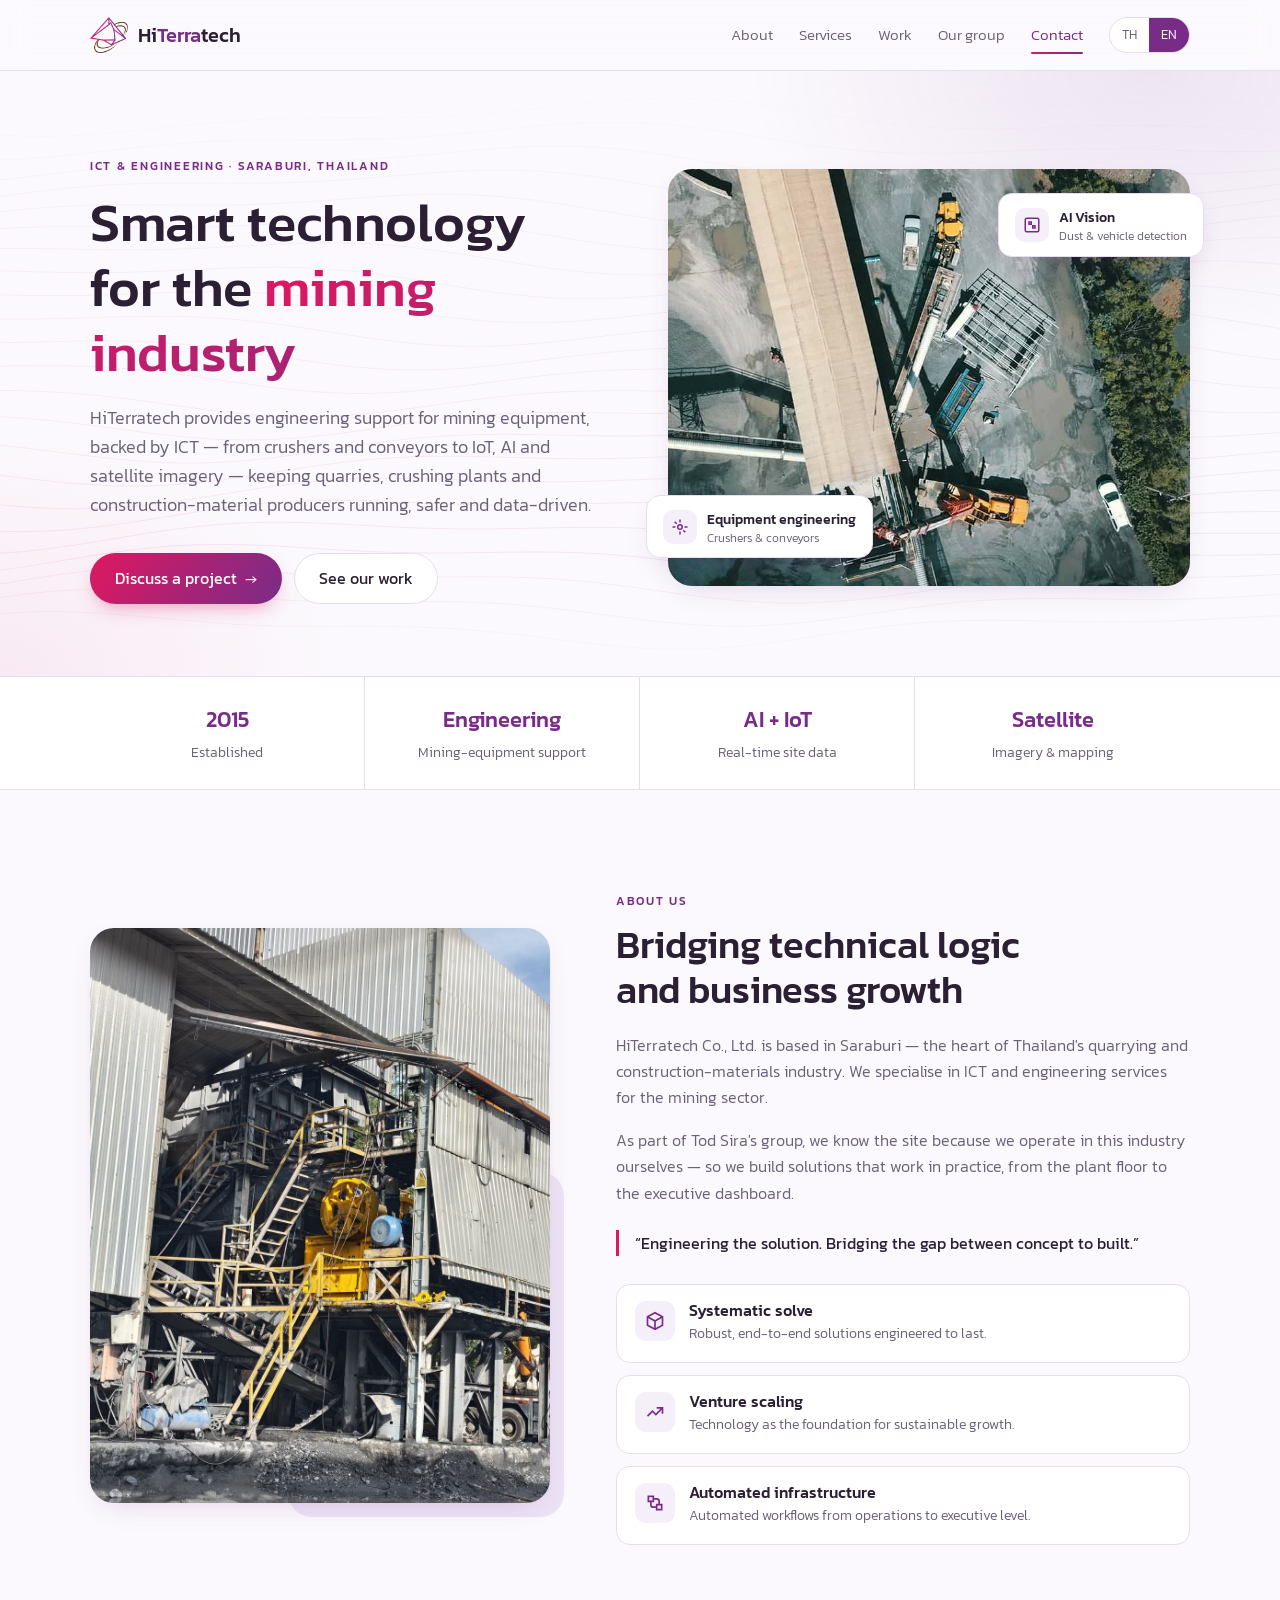
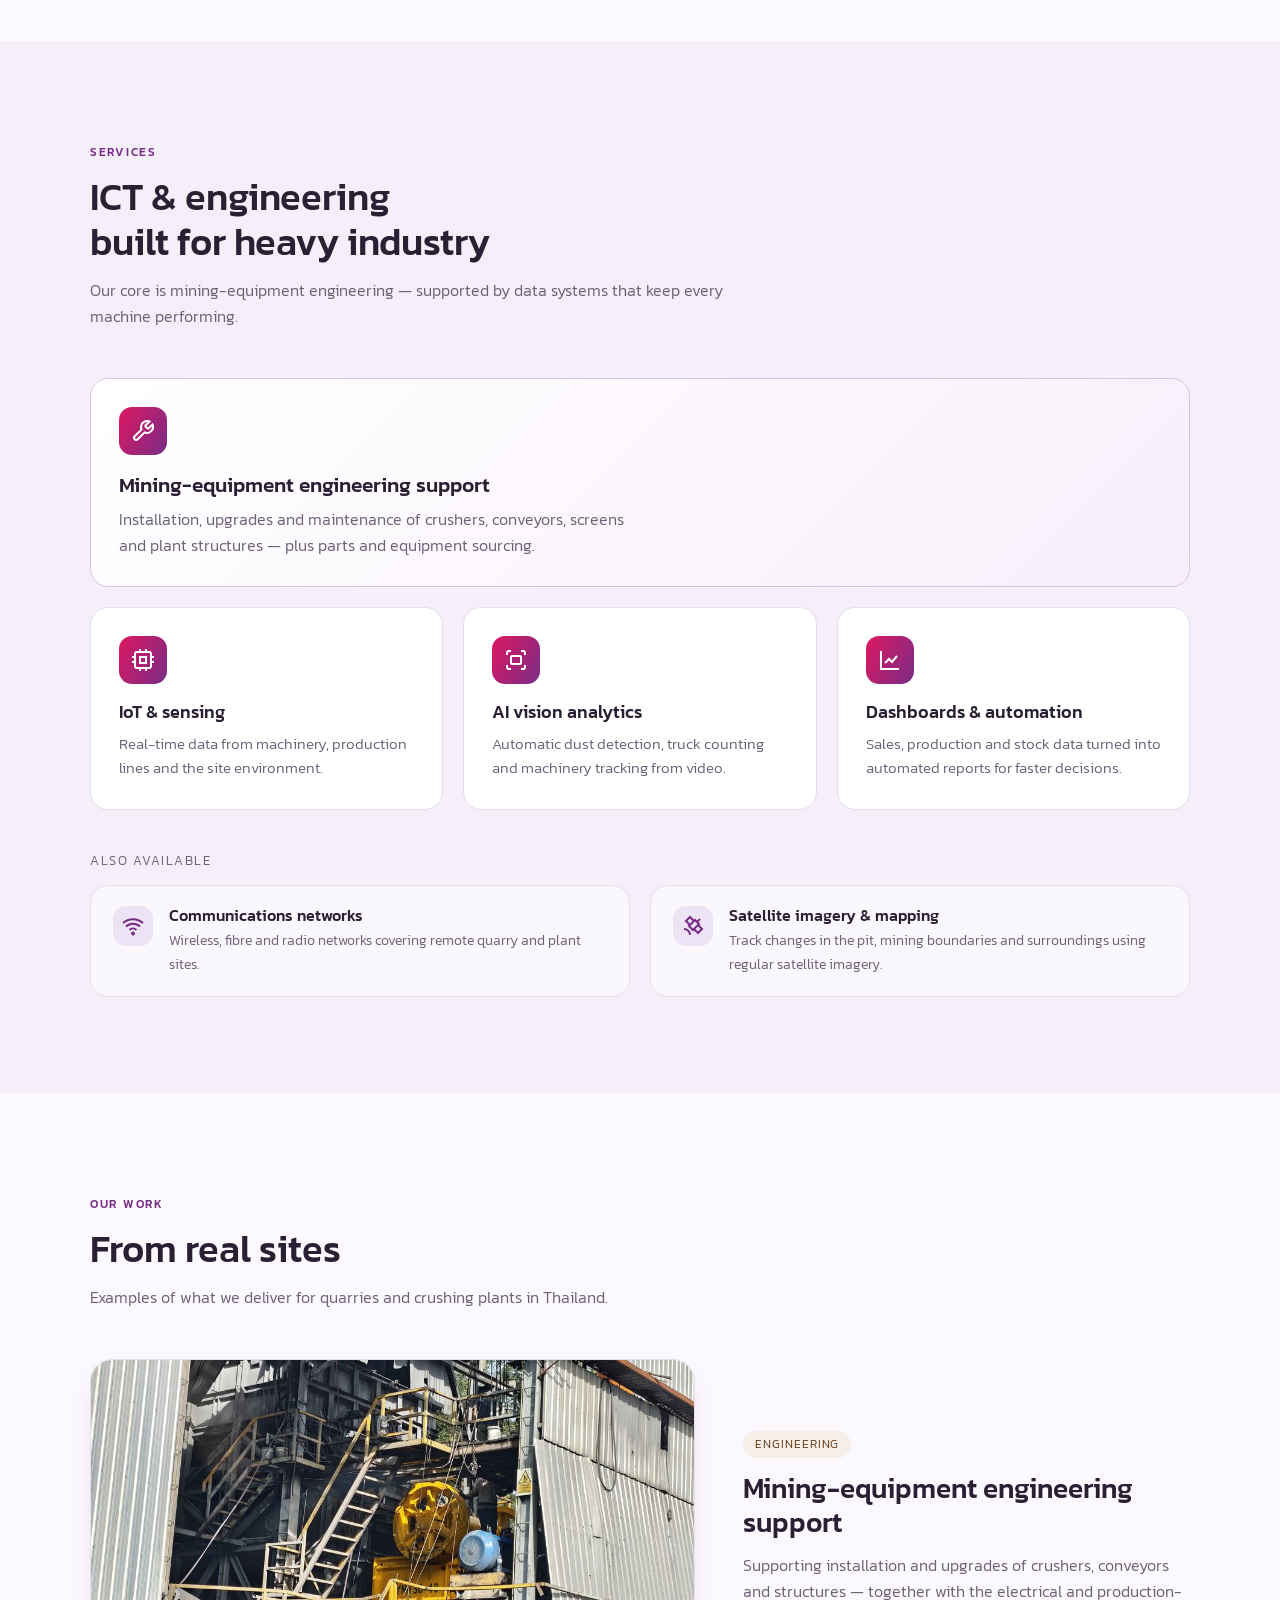
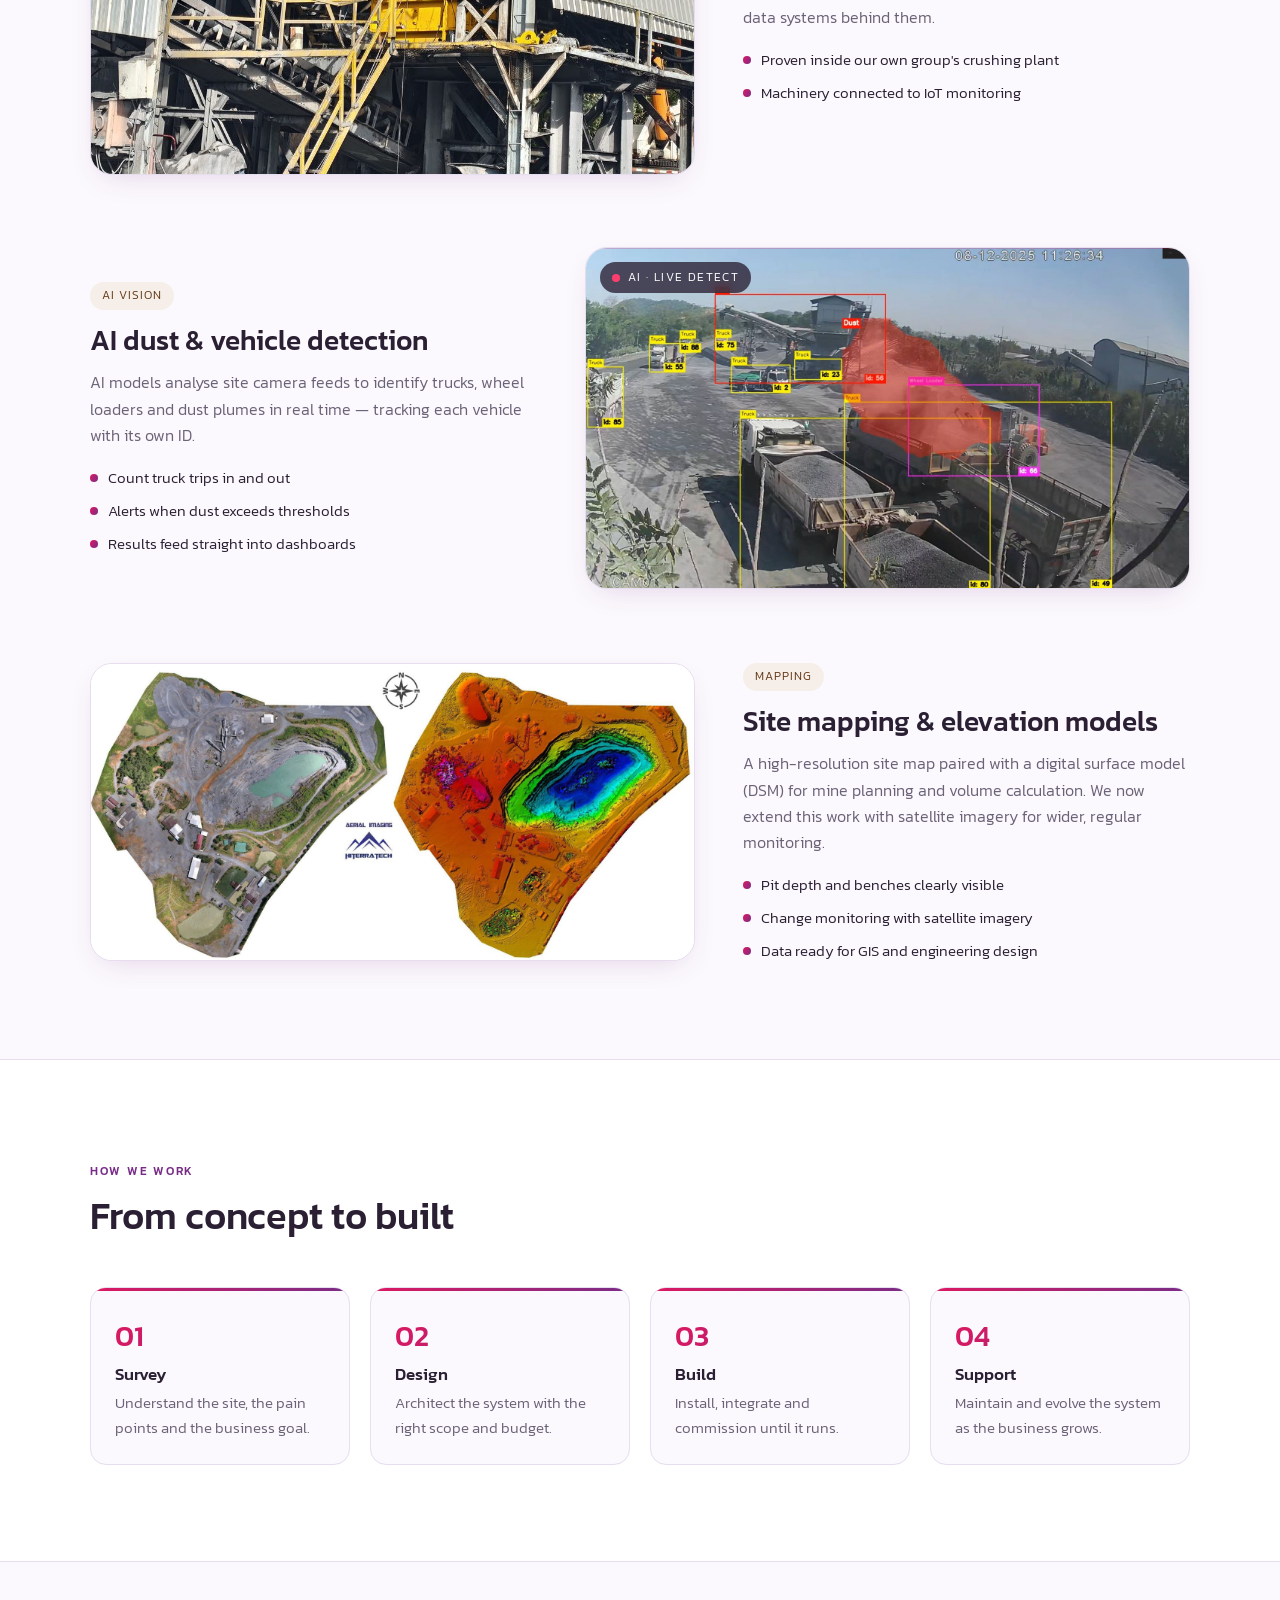
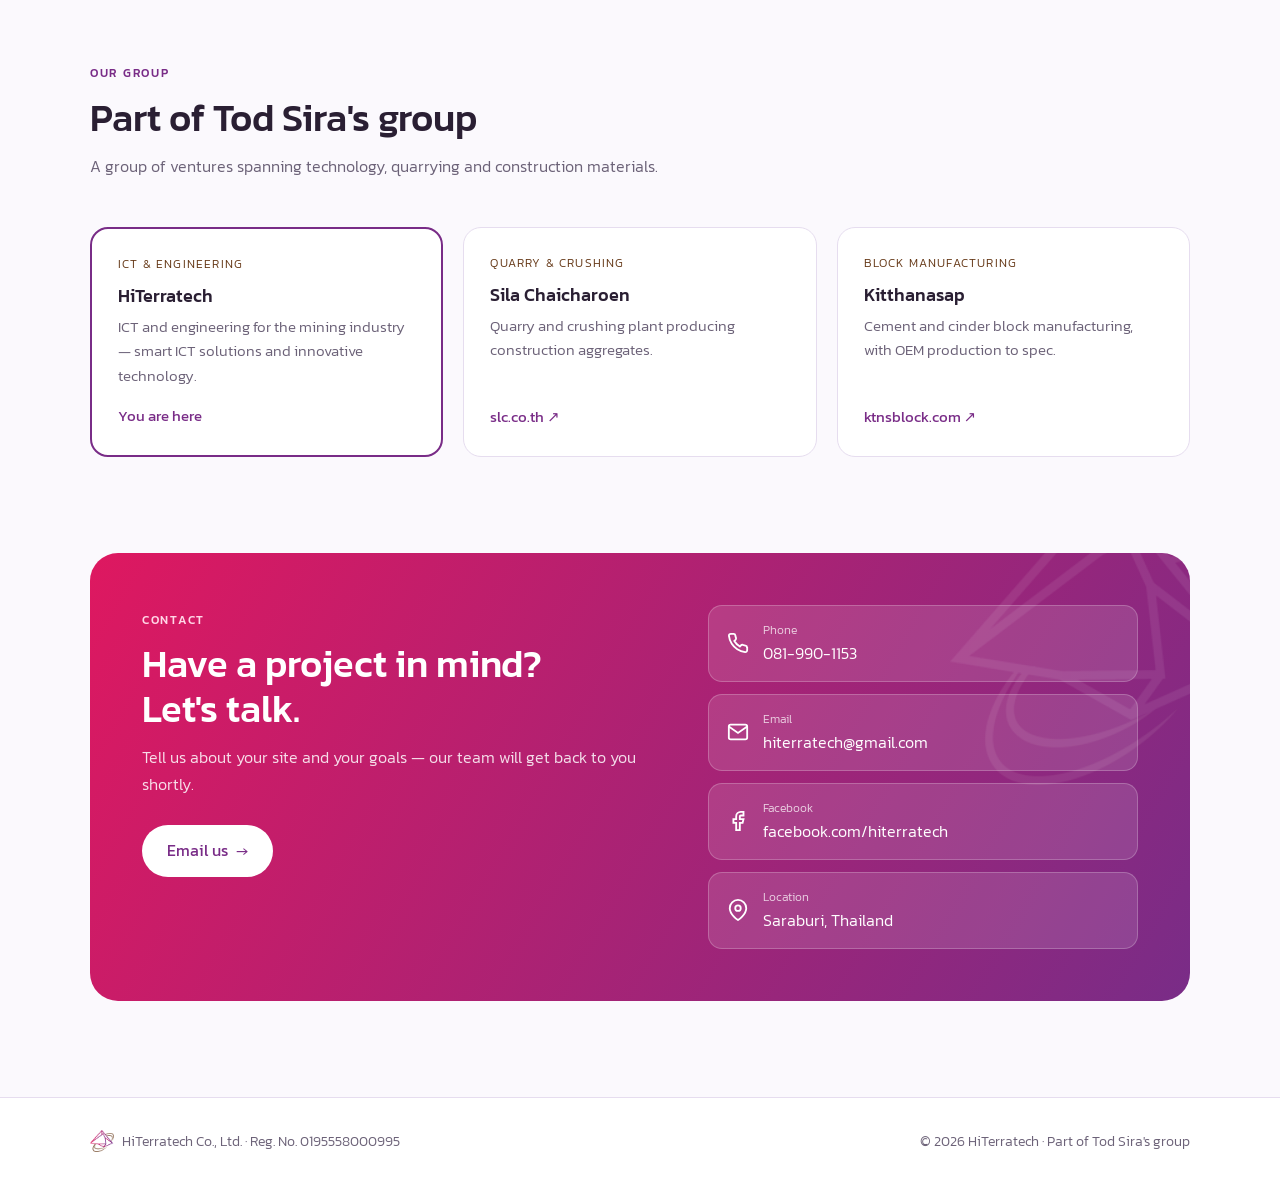
<file: index.html>
<!doctype html>
<html lang="th">
<head>
<meta charset="utf-8">
<meta name="viewport" content="width=device-width, initial-scale=1">
<title>HiTerratech | ICT & Engineering Solutions</title>
<meta name="description" content="HiTerratech Co., Ltd. — ICT and engineering services for the mining industry: mining-equipment engineering support, IoT, AI vision, networks, automation and satellite imagery & mapping. Saraburi, Thailand.">
<link rel="canonical" href="https://hiterratech.com/">
<meta property="og:title" content="HiTerratech | ICT & Engineering Solutions">
<meta property="og:description" content="Smart ICT and engineering solutions for the mining industry. Saraburi, Thailand.">
<meta property="og:type" content="website">
<meta property="og:url" content="https://hiterratech.com/">
<meta property="og:image" content="https://hiterratech.com/images/crusher-plant.jpg">
<meta name="twitter:card" content="summary_large_image">
<meta name="theme-color" content="#792c87">
<link rel="icon" type="image/png" href="images/favicon.png">
<link rel="preconnect" href="https://fonts.googleapis.com">
<link rel="preconnect" href="https://fonts.gstatic.com" crossorigin>
<link href="https://fonts.googleapis.com/css2?family=Kanit:wght@300;400;500;600&display=swap" rel="stylesheet">
<link rel="stylesheet" href="css/style.css">
<noscript><style>.rv{opacity:1;transform:none}.step::after{transform:scaleX(1)}.scan-line{display:none}</style></noscript>
<script type="application/ld+json">
{
  "@context":"https://schema.org",
  "@type":"Organization",
  "name":"HiTerratech Co., Ltd.",
  "alternateName":"บริษัท ไฮเธอราเทค จำกัด",
  "url":"https://hiterratech.com/",
  "logo":"https://hiterratech.com/images/logo.png",
  "email":"hiterratech@gmail.com",
  "telephone":"+66819901153",
  "foundingDate":"2015",
  "address":{"@type":"PostalAddress","addressRegion":"Saraburi","addressCountry":"TH"},
  "sameAs":["https://www.facebook.com/hiterratech"]
}
</script>
</head>
<body data-lang="th">
<a href="#top" class="skip">Skip to content</a>
<div class="progress" aria-hidden="true"></div>

<header>
  <div class="wrap nav">
    <a href="#top" class="logo" aria-label="HiTerratech">
      <img src="images/logo.png" alt="HiTerratech logo" width="38" height="36">
      <span>Hi<b>Terra</b>tech</span>
    </a>
    <button class="menu-btn" aria-label="Menu" aria-expanded="false">
      <svg width="26" height="26" viewBox="0 0 24 24" fill="none" stroke="currentColor" stroke-width="2"><path d="M4 7h16M4 12h16M4 17h16"/></svg>
    </button>
    <nav class="nav-links">
      <a href="#about"><span class="th">เกี่ยวกับเรา</span><span class="en">About</span></a>
      <a href="#services"><span class="th">บริการ</span><span class="en">Services</span></a>
      <a href="#work"><span class="th">ผลงาน</span><span class="en">Work</span></a>
      <a href="#group"><span class="th">กลุ่มบริษัท</span><span class="en">Our group</span></a>
      <a href="#contact"><span class="th">ติดต่อ</span><span class="en">Contact</span></a>
      <div class="lang" role="group" aria-label="Language">
        <button data-set="th" class="on">TH</button><button data-set="en">EN</button>
      </div>
    </nav>
  </div>
</header>

<main id="top">

<!-- HERO -->
<section class="hero">
  <canvas id="topo" aria-hidden="true"></canvas>
  <div class="wrap hero-grid">
    <div class="rv">
      <span class="eyebrow"><span class="th">ICT & Engineering · สระบุรี</span><span class="en">ICT & Engineering · Saraburi, Thailand</span></span>
      <h1>
        <span class="th">เทคโนโลยีอัจฉริยะ<br>สำหรับ<span class="grad-text">อุตสาหกรรมเหมืองแร่</span></span>
        <span class="en">Smart technology<br>for the <span class="grad-text">mining industry</span></span>
      </h1>
      <p class="lead">
        <span class="th">ไฮเธอราเทค ให้บริการงานวิศวกรรมสนับสนุนเครื่องจักรเหมืองแร่ และระบบ ICT ตั้งแต่เครื่องโม่ สายพาน ไปจนถึง IoT, AI และภาพถ่ายดาวเทียม ช่วยให้เหมือง โรงโม่ และโรงงานวัสดุก่อสร้าง ทำงานได้ต่อเนื่อง ปลอดภัย และเห็นข้อมูลชัดเจน</span>
        <span class="en">HiTerratech provides engineering support for mining equipment, backed by ICT — from crushers and conveyors to IoT, AI and satellite imagery — keeping quarries, crushing plants and construction-material producers running, safer and data-driven.</span>
      </p>
      <div class="hero-cta">
        <a href="#contact" class="btn btn-primary"><span class="th">ปรึกษาโครงการ</span><span class="en">Discuss a project</span> →</a>
        <a href="#work" class="btn btn-ghost"><span class="th">ดูผลงาน</span><span class="en">See our work</span></a>
      </div>
    </div>
    <div class="hero-media rv">
      <div class="tilt">
        <img src="images/aerial-plant.jpg" alt="Aerial view of a crushing plant" width="1137" height="640" fetchpriority="high">
      </div>
      <div class="float f1">
        <div class="dot"><svg width="18" height="18" viewBox="0 0 24 24" fill="none" stroke="currentColor" stroke-width="2"><path d="M12 2v4M12 18v4M4.9 4.9l2.8 2.8M16.3 16.3l2.8 2.8M2 12h4M18 12h4"/><circle cx="12" cy="12" r="3"/></svg></div>
        <div><b><span class="th">วิศวกรรมเครื่องจักร</span><span class="en">Equipment engineering</span></b><small><span class="th">เครื่องโม่ & สายพาน</span><span class="en">Crushers & conveyors</span></small></div>
      </div>
      <div class="float f2">
        <div class="dot"><svg width="18" height="18" viewBox="0 0 24 24" fill="none" stroke="currentColor" stroke-width="2"><rect x="3" y="3" width="18" height="18" rx="2"/><path d="M8 8h3v3H8zM13 13h3v3h-3z"/></svg></div>
        <div><b>AI Vision</b><small><span class="th">ตรวจจับฝุ่นและยานพาหนะ</span><span class="en">Dust & vehicle detection</span></small></div>
      </div>
    </div>
  </div>
</section>

<!-- STRIP -->
<div class="strip">
  <div class="wrap">
    <div class="s"><strong>2015</strong><small><span class="th">ก่อตั้งบริษัท</span><span class="en">Established</span></small></div>
    <div class="s"><strong><span class="th">วิศวกรรม</span><span class="en">Engineering</span></strong><small><span class="th">สนับสนุนเครื่องจักรเหมือง</span><span class="en">Mining-equipment support</span></small></div>
    <div class="s"><strong>AI + IoT</strong><small><span class="th">ข้อมูลหน้างานแบบเรียลไทม์</span><span class="en">Real-time site data</span></small></div>
    <div class="s"><strong><span class="th">ดาวเทียม</span><span class="en">Satellite</span></strong><small><span class="th">ภาพถ่ายและแผนที่</span><span class="en">Imagery & mapping</span></small></div>
  </div>
</div>

<!-- ABOUT -->
<section id="about">
  <div class="wrap about-grid">
    <div class="about-photo rv">
      <img src="images/crusher-plant.jpg" alt="Jaw crusher installation at a crushing plant" loading="lazy" width="1000" height="1333">
    </div>
    <div class="about-text rv">
      <span class="eyebrow"><span class="th">เกี่ยวกับเรา</span><span class="en">About us</span></span>
      <h2 class="sec-title">
        <span class="th">เชื่อมตรรกะทางเทคนิค<br>เข้ากับการเติบโตของธุรกิจ</span>
        <span class="en">Bridging technical logic<br>and business growth</span>
      </h2>
      <p>
        <span class="th">บริษัท ไฮเธอราเทค จำกัด ตั้งอยู่ที่จังหวัดสระบุรี ศูนย์กลางอุตสาหกรรมเหมืองหินและวัสดุก่อสร้างของประเทศไทย เราเชี่ยวชาญด้านเทคโนโลยีสารสนเทศและการสื่อสาร (ICT) และงานวิศวกรรมสำหรับอุตสาหกรรมเหมืองแร่</span>
        <span class="en">HiTerratech Co., Ltd. is based in Saraburi — the heart of Thailand's quarrying and construction-materials industry. We specialise in ICT and engineering services for the mining sector.</span>
      </p>
      <p>
        <span class="th">ในฐานะส่วนหนึ่งของกลุ่มบริษัท Tod Sira เราเข้าใจหน้างานจริง เพราะเราอยู่ในอุตสาหกรรมนี้เอง จึงออกแบบโซลูชันที่ใช้งานได้จริง ตั้งแต่ระดับปฏิบัติการจนถึงระดับผู้บริหาร</span>
        <span class="en">As part of Tod Sira's group, we know the site because we operate in this industry ourselves — so we build solutions that work in practice, from the plant floor to the executive dashboard.</span>
      </p>
      <p class="quote">“Engineering the solution. Bridging the gap between concept to built.”</p>
      <div class="pillars">
        <div class="pillar">
          <div class="ic"><svg width="20" height="20" viewBox="0 0 24 24" fill="none" stroke="currentColor" stroke-width="2"><path d="M12 2l9 5v10l-9 5-9-5V7z"/><path d="M12 22V12M21 7l-9 5-9-5"/></svg></div>
          <div><h3><span class="th">แก้ปัญหาอย่างเป็นระบบ</span><span class="en">Systematic solve</span></h3>
          <p><span class="th">โซลูชันครบวงจร แข็งแรง ดูแลรักษาได้ระยะยาว</span><span class="en">Robust, end-to-end solutions engineered to last.</span></p></div>
        </div>
        <div class="pillar">
          <div class="ic"><svg width="20" height="20" viewBox="0 0 24 24" fill="none" stroke="currentColor" stroke-width="2"><path d="M3 17l6-6 4 4 8-8"/><path d="M14 7h7v7"/></svg></div>
          <div><h3><span class="th">ขยายธุรกิจได้</span><span class="en">Venture scaling</span></h3>
          <p><span class="th">ใช้เทคโนโลยีเป็นฐานให้ธุรกิจเติบโตอย่างยั่งยืน</span><span class="en">Technology as the foundation for sustainable growth.</span></p></div>
        </div>
        <div class="pillar">
          <div class="ic"><svg width="20" height="20" viewBox="0 0 24 24" fill="none" stroke="currentColor" stroke-width="2"><path d="M4 4h6v6H4zM14 14h6v6h-6z"/><path d="M10 7h4a3 3 0 0 1 3 3v4M14 17h-4a3 3 0 0 1-3-3v-4"/></svg></div>
          <div><h3><span class="th">ระบบอัตโนมัติ</span><span class="en">Automated infrastructure</span></h3>
          <p><span class="th">เวิร์กโฟลว์อัตโนมัติ เชื่อมข้อมูลจากหน้างานถึงผู้บริหาร</span><span class="en">Automated workflows from operations to executive level.</span></p></div>
        </div>
      </div>
    </div>
  </div>
</section>

<!-- SERVICES -->
<section id="services">
  <div class="wrap">
    <div class="sec-head rv">
      <span class="eyebrow"><span class="th">บริการ</span><span class="en">Services</span></span>
      <h2><span class="th">โซลูชัน ICT และวิศวกรรม<br>สำหรับงานหนัก</span><span class="en">ICT & engineering<br>built for heavy industry</span></h2>
      <p><span class="th">หัวใจของเราคืองานวิศวกรรมเครื่องจักรเหมือง เสริมด้วยระบบข้อมูลที่ทำให้ทุกเครื่องทำงานได้เต็มประสิทธิภาพ</span><span class="en">Our core is mining-equipment engineering — supported by data systems that keep every machine performing.</span></p>
    </div>
    <div class="cards">
      <div class="card feature spot rv">
        <div class="ic"><svg width="24" height="24" viewBox="0 0 24 24" fill="none" stroke="currentColor" stroke-width="2"><path d="M14.7 6.3a1 1 0 0 0 0 1.4l1.6 1.6a1 1 0 0 0 1.4 0l3.8-3.8a6 6 0 0 1-7.9 7.9l-6.9 6.9a2.1 2.1 0 0 1-3-3l6.9-6.9a6 6 0 0 1 7.9-7.9z"/></svg></div>
        <h3><span class="th">วิศวกรรมสนับสนุนเครื่องจักรเหมือง</span><span class="en">Mining-equipment engineering support</span></h3>
        <p><span class="th">ติดตั้ง ปรับปรุง และซ่อมบำรุงเครื่องโม่ สายพานลำเลียง ตะแกรงคัด และโครงสร้างโรงโม่ รวมถึงจัดหาอะไหล่และอุปกรณ์</span><span class="en">Installation, upgrades and maintenance of crushers, conveyors, screens and plant structures — plus parts and equipment sourcing.</span></p>
      </div>
      <div class="card spot rv">
        <div class="ic"><svg width="24" height="24" viewBox="0 0 24 24" fill="none" stroke="currentColor" stroke-width="2"><rect x="4" y="4" width="16" height="16" rx="2"/><rect x="9" y="9" width="6" height="6"/><path d="M9 1v3M15 1v3M9 20v3M15 20v3M20 9h3M20 14h3M1 9h3M1 14h3"/></svg></div>
        <h3><span class="th">IoT และเซนเซอร์</span><span class="en">IoT & sensing</span></h3>
        <p><span class="th">เก็บข้อมูลเครื่องจักร การผลิต และสภาพแวดล้อมแบบเรียลไทม์</span><span class="en">Real-time data from machinery, production lines and the site environment.</span></p>
      </div>
      <div class="card spot rv">
        <div class="ic"><svg width="24" height="24" viewBox="0 0 24 24" fill="none" stroke="currentColor" stroke-width="2"><path d="M3 7V5a2 2 0 0 1 2-2h2M17 3h2a2 2 0 0 1 2 2v2M21 17v2a2 2 0 0 1-2 2h-2M7 21H5a2 2 0 0 1-2-2v-2"/><rect x="7" y="8" width="10" height="8" rx="1"/></svg></div>
        <h3><span class="th">วิเคราะห์ภาพด้วย AI</span><span class="en">AI vision analytics</span></h3>
        <p><span class="th">ตรวจจับฝุ่น นับรถบรรทุก และติดตามเครื่องจักรอัตโนมัติจากภาพวิดีโอ</span><span class="en">Automatic dust detection, truck counting and machinery tracking from video.</span></p>
      </div>
      <div class="card spot rv">
        <div class="ic"><svg width="24" height="24" viewBox="0 0 24 24" fill="none" stroke="currentColor" stroke-width="2"><path d="M3 3v18h18"/><path d="M7 15l4-4 3 3 5-6"/></svg></div>
        <h3><span class="th">แดชบอร์ดและระบบอัตโนมัติ</span><span class="en">Dashboards & automation</span></h3>
        <p><span class="th">รวมข้อมูลยอดขาย การผลิต และสต็อก เป็นรายงานอัตโนมัติสำหรับการตัดสินใจ</span><span class="en">Sales, production and stock data turned into automated reports for faster decisions.</span></p>
      </div>
    </div>
    <p class="minor-label rv"><span class="th">บริการเสริม</span><span class="en">Also available</span></p>
    <div class="cards minor">
      <div class="card spot rv">
        <div class="ic"><svg width="24" height="24" viewBox="0 0 24 24" fill="none" stroke="currentColor" stroke-width="2"><path d="M5 12.5a10 10 0 0 1 14 0M8.5 16a5 5 0 0 1 7 0M2 9a15 15 0 0 1 20 0"/><circle cx="12" cy="19.5" r="1"/></svg></div>
        <div><h3><span class="th">โครงข่ายสื่อสาร</span><span class="en">Communications networks</span></h3>
        <p><span class="th">ออกแบบและติดตั้งเครือข่ายไร้สาย ไฟเบอร์ และวิทยุ ครอบคลุมพื้นที่เหมืองและโรงงาน</span><span class="en">Wireless, fibre and radio networks covering remote quarry and plant sites.</span></p></div>
      </div>
      <div class="card spot rv">
        <div class="ic"><svg width="24" height="24" viewBox="0 0 24 24" fill="none" stroke="currentColor" stroke-width="2"><path d="M13 7L9 3 5 7l4 4"/><path d="M17 11l4 4-4 4-4-4"/><path d="M8 12l4 4 6-6-4-4z"/><path d="M16 8l3-3"/><path d="M9 21a6 6 0 0 0-6-6"/></svg></div>
        <div><h3><span class="th">ภาพถ่ายดาวเทียมและแผนที่</span><span class="en">Satellite imagery & mapping</span></h3>
        <p><span class="th">ติดตามการเปลี่ยนแปลงพื้นที่เหมือง ขอบเขตการทำเหมือง และสภาพแวดล้อม จากภาพถ่ายดาวเทียมเป็นระยะ</span><span class="en">Track changes in the pit, mining boundaries and surroundings using regular satellite imagery.</span></p></div>
      </div>
    </div>
  </div>
</section>

<!-- WORK / SHOWCASE -->
<section id="work">
  <div class="wrap">
    <div class="sec-head rv">
      <span class="eyebrow"><span class="th">ผลงาน</span><span class="en">Our work</span></span>
      <h2><span class="th">จากหน้างานจริง</span><span class="en">From real sites</span></h2>
      <p><span class="th">ตัวอย่างงานที่เราทำให้กับเหมืองหินและโรงโม่ในประเทศไทย</span><span class="en">Examples of what we deliver for quarries and crushing plants in Thailand.</span></p>
    </div>

    <div class="show rv">
      <div class="show-img"><img class="img-crusher" src="images/crusher-plant.jpg" alt="Jaw crusher and conveyor structure" loading="lazy" width="1000" height="1333"></div>
      <div>
        <span class="tag">Engineering</span>
        <h3><span class="th">วิศวกรรมสนับสนุนเครื่องจักรเหมือง</span><span class="en">Mining-equipment engineering support</span></h3>
        <p><span class="th">สนับสนุนงานติดตั้งและปรับปรุงเครื่องโม่ สายพานลำเลียง และโครงสร้าง ควบคู่กับระบบไฟฟ้าและระบบเก็บข้อมูลการผลิต</span><span class="en">Supporting installation and upgrades of crushers, conveyors and structures — together with the electrical and production-data systems behind them.</span></p>
        <ul>
          <li><span class="th">พิสูจน์แล้วในโรงโม่ของกลุ่มบริษัทเราเอง</span><span class="en">Proven inside our own group's crushing plant</span></li>
          <li><span class="th">เชื่อมเครื่องจักรเข้ากับระบบ IoT</span><span class="en">Machinery connected to IoT monitoring</span></li>
        </ul>
      </div>
    </div>
    <div class="show rev rv">
      <div class="show-img">
        <img src="images/ai-vision.jpg" alt="AI detection of trucks, a wheel loader and dust at a crushing plant" loading="lazy" width="1600" height="902">
        <div class="scan-line" aria-hidden="true"></div>
        <div class="hud-chip" aria-hidden="true"><i></i>AI · Live detect</div>
      </div>
      <div>
        <span class="tag">AI Vision</span>
        <h3><span class="th">ตรวจจับฝุ่นและยานพาหนะด้วย AI</span><span class="en">AI dust & vehicle detection</span></h3>
        <p><span class="th">โมเดล AI วิเคราะห์ภาพจากกล้องหน้างาน ระบุรถบรรทุก รถตัก และกลุ่มฝุ่นแบบเรียลไทม์ พร้อมติดตามแต่ละคันด้วยหมายเลข ID</span><span class="en">AI models analyse site camera feeds to identify trucks, wheel loaders and dust plumes in real time — tracking each vehicle with its own ID.</span></p>
        <ul>
          <li><span class="th">นับรถเข้า–ออก และรอบการขนส่ง</span><span class="en">Count truck trips in and out</span></li>
          <li><span class="th">แจ้งเตือนเมื่อฝุ่นเกินเกณฑ์</span><span class="en">Alerts when dust exceeds thresholds</span></li>
          <li><span class="th">ข้อมูลส่งตรงเข้าแดชบอร์ด</span><span class="en">Results feed straight into dashboards</span></li>
        </ul>
      </div>
    </div>
    <div class="show rv">
      <div class="show-img"><img src="images/aerial-mapping.jpg" alt="Orthomosaic and digital surface model of a quarry" loading="lazy" width="1600" height="788"></div>
      <div>
        <span class="tag">Mapping</span>
        <h3><span class="th">แผนที่พื้นที่เหมืองและแบบจำลองความสูง</span><span class="en">Site mapping & elevation models</span></h3>
        <p><span class="th">ภาพแผนที่ความละเอียดสูงคู่กับแบบจำลองความสูง (DSM) ของทั้งพื้นที่เหมือง ใช้วางแผนการทำเหมืองและคำนวณปริมาตร ปัจจุบันเราต่อยอดงานนี้ด้วยภาพถ่ายดาวเทียม เพื่อติดตามพื้นที่ได้ต่อเนื่องและครอบคลุมกว่าเดิม</span><span class="en">A high-resolution site map paired with a digital surface model (DSM) for mine planning and volume calculation. We now extend this work with satellite imagery for wider, regular monitoring.</span></p>
        <ul>
          <li><span class="th">เห็นความลึกและขั้นบันไดของบ่อเหมืองชัดเจน</span><span class="en">Pit depth and benches clearly visible</span></li>
          <li><span class="th">ติดตามการเปลี่ยนแปลงพื้นที่ด้วยภาพดาวเทียม</span><span class="en">Change monitoring with satellite imagery</span></li>
          <li><span class="th">ข้อมูลพร้อมใช้กับงาน GIS และงานออกแบบ</span><span class="en">Data ready for GIS and engineering design</span></li>
        </ul>
      </div>
    </div>
  </div>
</section>

<!-- PROCESS -->
<section id="process">
  <div class="wrap">
    <div class="sec-head rv">
      <span class="eyebrow"><span class="th">วิธีการทำงาน</span><span class="en">How we work</span></span>
      <h2><span class="th">จากแนวคิด สู่ระบบที่ใช้งานได้จริง</span><span class="en">From concept to built</span></h2>
    </div>
    <div class="steps">
      <div class="step rv"><h3><span class="th">สำรวจ</span><span class="en">Survey</span></h3><p><span class="th">เข้าใจหน้างาน ปัญหา และเป้าหมายทางธุรกิจ</span><span class="en">Understand the site, the pain points and the business goal.</span></p></div>
      <div class="step rv"><h3><span class="th">ออกแบบ</span><span class="en">Design</span></h3><p><span class="th">วางสถาปัตยกรรมระบบและงบประมาณที่เหมาะสม</span><span class="en">Architect the system with the right scope and budget.</span></p></div>
      <div class="step rv"><h3><span class="th">ติดตั้ง</span><span class="en">Build</span></h3><p><span class="th">ติดตั้ง เชื่อมต่อ และทดสอบระบบจนพร้อมใช้งาน</span><span class="en">Install, integrate and commission until it runs.</span></p></div>
      <div class="step rv"><h3><span class="th">ดูแล</span><span class="en">Support</span></h3><p><span class="th">ดูแลต่อเนื่องและพัฒนาระบบให้เติบโตไปกับธุรกิจ</span><span class="en">Maintain and evolve the system as the business grows.</span></p></div>
    </div>
  </div>
</section>

<!-- GROUP -->
<section id="group">
  <div class="wrap">
    <div class="sec-head rv">
      <span class="eyebrow"><span class="th">กลุ่มบริษัท</span><span class="en">Our group</span></span>
      <h2><span class="th">ส่วนหนึ่งของกลุ่มบริษัท Tod Sira</span><span class="en">Part of Tod Sira's group</span></h2>
      <p><span class="th">กลุ่มธุรกิจที่ครอบคลุมเทคโนโลยี เหมืองหิน และวัสดุก่อสร้าง</span><span class="en">A group of ventures spanning technology, quarrying and construction materials.</span></p>
    </div>
    <div class="group-cards">
      <div class="gcard me spot rv">
        <div class="tag">ICT & Engineering</div>
        <h3>HiTerratech</h3>
        <p><span class="th">ICT และงานวิศวกรรมสำหรับอุตสาหกรรมเหมืองแร่ โซลูชัน ICT อัจฉริยะ และเทคโนโลยีนวัตกรรม</span><span class="en">ICT and engineering for the mining industry — smart ICT solutions and innovative technology.</span></p>
        <a class="link" href="#contact"><span class="th">คุณอยู่ที่นี่</span><span class="en">You are here</span></a>
      </div>
      <div class="gcard spot rv">
        <div class="tag"><span class="th">เหมืองหินและโรงโม่</span><span class="en">Quarry & crushing</span></div>
        <h3><span class="th">ศิลาชัยเจริญ</span><span class="en">Sila Chaicharoen</span></h3>
        <p><span class="th">เหมืองหินและโรงโม่ ผลิตหินก่อสร้างคุณภาพ</span><span class="en">Quarry and crushing plant producing construction aggregates.</span></p>
        <a class="link" href="https://slc.co.th" target="_blank" rel="noopener">slc.co.th ↗</a>
      </div>
      <div class="gcard spot rv">
        <div class="tag"><span class="th">อิฐบล็อก</span><span class="en">Block manufacturing</span></div>
        <h3><span class="th">กิจธนทรัพย์</span><span class="en">Kitthanasap</span></h3>
        <p><span class="th">ผลิตอิฐบล็อกและบล็อกประสาน รับผลิต OEM ตามสเปกงานก่อสร้าง</span><span class="en">Cement and cinder block manufacturing, with OEM production to spec.</span></p>
        <a class="link" href="https://ktnsblock.com" target="_blank" rel="noopener">ktnsblock.com ↗</a>
      </div>
    </div>
  </div>
</section>

<!-- CONTACT -->
<section id="contact">
  <div class="wrap">
    <div class="contact-box rv">
      <div>
        <span class="eyebrow"><span class="th">ติดต่อเรา</span><span class="en">Contact</span></span>
        <h2><span class="th">มีโครงการในใจ?<br>คุยกับเราได้เลย</span><span class="en">Have a project in mind?<br>Let's talk.</span></h2>
        <p><span class="th">เล่าให้เราฟังเกี่ยวกับหน้างานและเป้าหมายของคุณ ทีมงานจะติดต่อกลับโดยเร็ว</span><span class="en">Tell us about your site and your goals — our team will get back to you shortly.</span></p>
        <a href="mailto:hiterratech@gmail.com?subject=Project%20enquiry" class="btn"><span class="th">ส่งอีเมลถึงเรา</span><span class="en">Email us</span> →</a>
      </div>
      <div class="clist">
        <a class="citem" href="tel:+66819901153">
          <svg width="22" height="22" viewBox="0 0 24 24" fill="none" stroke="currentColor" stroke-width="2"><path d="M22 16.9v3a2 2 0 0 1-2.2 2 19.8 19.8 0 0 1-8.6-3.1 19.5 19.5 0 0 1-6-6A19.8 19.8 0 0 1 2.1 4.2 2 2 0 0 1 4.1 2h3a2 2 0 0 1 2 1.7c.1.9.4 1.8.7 2.7a2 2 0 0 1-.5 2.1L8 9.8a16 16 0 0 0 6 6l1.3-1.3a2 2 0 0 1 2.1-.4c.9.3 1.8.6 2.7.7a2 2 0 0 1 1.7 2z"/></svg>
          <div><small><span class="th">โทรศัพท์</span><span class="en">Phone</span></small><span>081-990-1153</span></div>
        </a>
        <a class="citem" href="mailto:hiterratech@gmail.com">
          <svg width="22" height="22" viewBox="0 0 24 24" fill="none" stroke="currentColor" stroke-width="2"><rect x="2" y="4" width="20" height="16" rx="2"/><path d="M22 6l-10 7L2 6"/></svg>
          <div><small><span class="th">อีเมล</span><span class="en">Email</span></small><span>hiterratech@gmail.com</span></div>
        </a>
        <a class="citem" href="https://www.facebook.com/hiterratech" target="_blank" rel="noopener">
          <svg width="22" height="22" viewBox="0 0 24 24" fill="none" stroke="currentColor" stroke-width="2"><path d="M18 2h-3a5 5 0 0 0-5 5v3H7v4h3v8h4v-8h3l1-4h-4V7a1 1 0 0 1 1-1h3z"/></svg>
          <div><small>Facebook</small><span>facebook.com/hiterratech</span></div>
        </a>
        <div class="citem">
          <svg width="22" height="22" viewBox="0 0 24 24" fill="none" stroke="currentColor" stroke-width="2"><path d="M21 10c0 7-9 13-9 13s-9-6-9-13a9 9 0 0 1 18 0z"/><circle cx="12" cy="10" r="3"/></svg>
          <div><small><span class="th">ที่ตั้ง</span><span class="en">Location</span></small><span><span class="th">จังหวัดสระบุรี ประเทศไทย</span><span class="en">Saraburi, Thailand</span></span></div>
        </div>
      </div>
    </div>
  </div>
</section>

</main>

<footer>
  <div class="wrap">
    <div class="flogo"><img src="images/logo.png" alt="" width="24" height="23"><span><span class="th">บริษัท ไฮเธอราเทค จำกัด</span><span class="en">HiTerratech Co., Ltd.</span> · <span class="th">เลขทะเบียน</span><span class="en">Reg. No.</span> 0195558000995</span></div>
    <div>© <span id="yr">2026</span> HiTerratech · <span class="th">ส่วนหนึ่งของกลุ่มบริษัท Tod Sira</span><span class="en">Part of Tod Sira's group</span></div>
  </div>
</footer>

<script src="js/main.js" defer></script>
</body>
</html>
</file>
<file: css/style.css>
/* HiTerratech — site styles */
:root{
  --bg:#fbf9fd; --surface:#ffffff; --tint:#f4eff9; --tint2:#ece3f5; --line:#e6ddef;
  --text:#2a1f33; --muted:#6c6278;
  --purple:#792c87; --pink:#de1860; --brown:#663918;
  --grad:linear-gradient(120deg,#de1860 0%,#792c87 100%);
  --radius:18px; --max:1140px;
  --shadow:0 10px 30px -12px rgba(121,44,135,.22);
}
*{box-sizing:border-box;margin:0;padding:0}
html{scroll-behavior:smooth;scroll-padding-top:80px}
body{font-family:'Kanit',system-ui,sans-serif;background:var(--bg);color:var(--text);line-height:1.65;font-weight:300;-webkit-font-smoothing:antialiased}
a{color:inherit;text-decoration:none}
img{display:block;max-width:100%;height:auto}
.wrap{max-width:var(--max);margin:0 auto;padding:0 20px}
h1,h2,h3{font-weight:500;line-height:1.2;color:var(--text)}
:focus-visible{outline:2px solid var(--pink);outline-offset:3px;border-radius:6px}
.skip{position:absolute;left:-999px;top:8px;background:var(--purple);color:#fff;padding:8px 16px;border-radius:8px;z-index:100}
.skip:focus{left:8px}
.eyebrow{display:inline-block;font-size:.78rem;letter-spacing:.14em;text-transform:uppercase;color:var(--purple);font-weight:500;margin-bottom:12px}
.grad-text{background:var(--grad);-webkit-background-clip:text;background-clip:text;color:transparent}
.sec-title{font-size:clamp(1.7rem,3.3vw,2.35rem);margin-bottom:18px}
.btn{display:inline-flex;align-items:center;gap:8px;padding:12px 24px;border-radius:999px;font-weight:400;transition:.2s;border:1px solid transparent;font-size:.98rem}
.btn-primary{background:var(--grad);color:#fff;box-shadow:0 8px 20px -8px rgba(222,24,96,.5)}
.btn-primary:hover{transform:translateY(-1px);box-shadow:0 12px 24px -8px rgba(121,44,135,.55)}
.btn-ghost{border-color:var(--line);background:var(--surface);color:var(--text)}
.btn-ghost:hover{border-color:var(--purple);color:var(--purple)}

/* Scroll progress */
.progress{position:fixed;top:0;left:0;height:3px;width:100%;transform:scaleX(0);transform-origin:0 50%;background:var(--grad);z-index:60;pointer-events:none}

/* Header */
header{position:sticky;top:0;z-index:50;background:rgba(251,249,253,.85);backdrop-filter:blur(12px);-webkit-backdrop-filter:blur(12px);border-bottom:1px solid var(--line);transition:box-shadow .3s}
header.scrolled{box-shadow:0 8px 24px -16px rgba(121,44,135,.35)}
.nav{display:flex;align-items:center;justify-content:space-between;height:70px}
.logo{display:flex;align-items:center;gap:10px;font-weight:500;font-size:1.25rem}
.logo img{width:38px;height:auto}
.logo b{font-weight:500;color:var(--purple)}
.nav-links{display:flex;gap:26px;align-items:center;font-size:.95rem;color:var(--muted)}
.nav-links a{position:relative}
.nav-links a:not(.btn):hover,.nav-links a.active{color:var(--purple)}
.nav-links a.active::after{content:"";position:absolute;left:0;right:0;bottom:-6px;height:2px;border-radius:2px;background:var(--grad)}
.lang{display:flex;border:1px solid var(--line);border-radius:999px;overflow:hidden;font-size:.8rem;background:var(--surface)}
.lang button{background:none;border:0;color:var(--muted);padding:6px 12px;font:inherit;cursor:pointer}
.lang button.on{background:var(--purple);color:#fff}
.menu-btn{display:none;background:none;border:0;color:var(--text);cursor:pointer}

/* Hero */
.hero{position:relative;overflow:hidden;padding:80px 0 72px}
.hero::before{content:"";position:absolute;inset:0;background:
  radial-gradient(620px 420px at 90% 0%,rgba(121,44,135,.10),transparent 65%),
  radial-gradient(520px 380px at 0% 100%,rgba(222,24,96,.07),transparent 65%);pointer-events:none}
#topo{position:absolute;inset:0;width:100%;height:100%;pointer-events:none;
  -webkit-mask-image:linear-gradient(180deg,transparent 0,#000 18%,#000 80%,transparent 100%);
  mask-image:linear-gradient(180deg,transparent 0,#000 18%,#000 80%,transparent 100%)}
.hero-grid{display:grid;grid-template-columns:1fr 1fr;gap:56px;align-items:center;position:relative}
.hero h1{font-size:clamp(2.1rem,4.8vw,3.4rem);margin-bottom:20px;font-weight:500}
.hero h1 .grad-text{background-size:200% 100%;animation:shimmer 8s ease-in-out infinite alternate}
@keyframes shimmer{from{background-position:0 0}to{background-position:100% 0}}
.hero p.lead{color:var(--muted);font-size:1.1rem;max-width:540px;margin-bottom:32px}
.hero-cta{display:flex;gap:12px;flex-wrap:wrap}
.hero-media{position:relative;perspective:900px}
.hero-media .tilt{transition:transform .25s ease-out;transform-style:preserve-3d}
.hero-media img{width:100%;aspect-ratio:4/3.2;object-fit:cover;border-radius:24px;box-shadow:var(--shadow)}
.float{position:absolute;background:var(--surface);border:1px solid var(--line);border-radius:14px;padding:12px 16px;box-shadow:var(--shadow);display:flex;gap:10px;align-items:center;font-size:.88rem;animation:bob 6s ease-in-out infinite}
.float.f2{animation-delay:-3s}
@keyframes bob{50%{transform:translateY(-8px)}}
.float .dot{width:34px;height:34px;border-radius:10px;background:var(--tint);color:var(--purple);display:flex;align-items:center;justify-content:center;flex:0 0 34px}
.float small{display:block;color:var(--muted);font-size:.75rem;line-height:1.2}
.float b{font-weight:500}
.float.f1{left:-22px;bottom:28px}
.float.f2{right:-14px;top:24px}

/* Strip */
.strip{background:var(--surface);border-top:1px solid var(--line);border-bottom:1px solid var(--line)}
.strip .wrap{display:grid;grid-template-columns:repeat(4,1fr)}
.strip .s{padding:24px 16px;text-align:center;border-right:1px solid var(--line)}
.strip .s:last-child{border-right:0}
.strip strong{display:block;font-size:1.4rem;font-weight:500;color:var(--purple)}
.strip small{color:var(--muted);font-size:.86rem}

section{padding:96px 0}
.sec-head{max-width:640px;margin-bottom:48px}
.sec-head h2{font-size:clamp(1.7rem,3.3vw,2.35rem);margin-bottom:12px}
.sec-head p{color:var(--muted)}

/* Spotlight hover (cards follow the cursor) */
.spot{position:relative;overflow:hidden}
.spot::before{content:"";position:absolute;inset:0;pointer-events:none;opacity:0;transition:opacity .3s;
  background:radial-gradient(340px circle at var(--mx,50%) var(--my,50%),rgba(222,24,96,.09),rgba(121,44,135,.06) 40%,transparent 70%)}
.spot:hover::before{opacity:1}
.spot>*{position:relative}

/* About */
.about-grid{display:grid;grid-template-columns:.9fr 1.1fr;gap:56px;align-items:center}
.about-photo{position:relative;max-width:460px}
.about-photo img{width:100%;aspect-ratio:4/5;object-fit:cover;object-position:center 55%;border-radius:24px;box-shadow:var(--shadow)}
.about-photo::after{content:"";position:absolute;inset:auto -14px -14px auto;width:60%;height:60%;border-radius:24px;background:var(--tint2);z-index:-1}
.about-text p{color:var(--muted);margin-bottom:16px}
.quote{color:var(--text)!important;font-weight:400;margin:24px 0 28px!important;border-left:3px solid var(--pink);padding-left:16px}
.pillars{display:grid;gap:12px}
.pillar{display:flex;gap:14px;background:var(--surface);border:1px solid var(--line);border-radius:14px;padding:16px 18px;transition:.25s}
.pillar:hover{border-color:#cdb5dd;transform:translateX(4px)}
.pillar .ic{flex:0 0 40px;height:40px;border-radius:11px;background:var(--tint);color:var(--purple);display:flex;align-items:center;justify-content:center}
.pillar h3{font-size:1rem;margin-bottom:2px}
.pillar p{margin:0!important;font-size:.9rem}

/* Services */
#services{background:var(--tint)}
.cards{display:grid;grid-template-columns:repeat(3,1fr);gap:20px}
.card{background:var(--surface);border:1px solid var(--line);border-radius:var(--radius);padding:28px;transition:.25s}
.card:hover{border-color:#cdb5dd;transform:translateY(-3px);box-shadow:var(--shadow)}
.card .ic{width:48px;height:48px;border-radius:13px;background:var(--grad);color:#fff;display:flex;align-items:center;justify-content:center;margin-bottom:18px;transition:transform .3s}
.card:hover .ic{transform:rotate(-6deg) scale(1.08)}
.card h3{font-size:1.1rem;margin-bottom:8px}
.card p{color:var(--muted);font-size:.93rem}
.card.feature{grid-column:1/-1;background:linear-gradient(135deg,#fff 0%,#f7eefa 100%);border-color:#d9c3e6}
.minor-label{margin:40px 0 14px;font-size:.8rem;letter-spacing:.12em;text-transform:uppercase;color:var(--muted)}
.cards.minor{grid-template-columns:1fr 1fr}
.cards.minor .card{display:flex;gap:16px;align-items:flex-start;padding:20px 22px;background:rgba(255,255,255,.6)}
.cards.minor .card .ic{width:40px;height:40px;flex:0 0 40px;margin:0;background:var(--tint2);color:var(--purple)}
.cards.minor .card h3{font-size:1rem;margin-bottom:4px}
.cards.minor .card p{font-size:.9rem}
.card.feature h3{font-size:1.3rem}
.card.feature p{font-size:1rem;max-width:520px}

/* Showcase */
.show{display:grid;grid-template-columns:1.15fr .85fr;gap:48px;align-items:center;margin-bottom:72px}
.show:last-child{margin-bottom:0}
.show.rev{grid-template-columns:.85fr 1.15fr}
.show.rev .show-img{order:2}
.show-img{position:relative;border-radius:22px;overflow:hidden;box-shadow:var(--shadow);background:#fff;border:1px solid var(--line)}
.show-img img{width:100%;height:auto;transition:transform .8s ease}
.show-img:hover img{transform:scale(1.03)}
.img-crusher{aspect-ratio:16/11;object-fit:cover;object-position:center 60%}
.show .tag{display:inline-block;font-size:.75rem;letter-spacing:.08em;text-transform:uppercase;color:var(--brown);background:#f6efe9;border-radius:999px;padding:4px 12px;margin-bottom:14px}
.show h3{font-size:clamp(1.35rem,2.6vw,1.75rem);margin-bottom:12px}
.show p{color:var(--muted);margin-bottom:16px}
.show ul{list-style:none;display:grid;gap:8px}
.show li{display:flex;gap:10px;align-items:flex-start;font-size:.95rem}
.show li::before{content:"";flex:0 0 8px;height:8px;border-radius:50%;background:var(--grad);margin-top:9px}

/* AI vision "live scan" overlay */
.scan-line{position:absolute;inset:0;pointer-events:none;
  background:linear-gradient(180deg,transparent 82%,rgba(222,24,96,.24) 100%);
  border-bottom:2px solid rgba(222,24,96,.85);animation:scan 5.5s cubic-bezier(.45,0,.55,1) infinite;transform:translateY(-100%)}
@keyframes scan{0%{transform:translateY(-100%)}70%,100%{transform:translateY(0)}}
.hud-chip{position:absolute;top:14px;left:14px;display:flex;align-items:center;gap:8px;padding:6px 12px;border-radius:999px;background:rgba(42,31,51,.78);backdrop-filter:blur(6px);-webkit-backdrop-filter:blur(6px);color:#fff;font-size:.72rem;letter-spacing:.12em;text-transform:uppercase}
.hud-chip i{width:8px;height:8px;border-radius:50%;background:#ff3d6e;box-shadow:0 0 0 0 rgba(255,61,110,.7);animation:pulse 1.8s infinite}
@keyframes pulse{70%{box-shadow:0 0 0 9px rgba(255,61,110,0)}100%{box-shadow:0 0 0 0 rgba(255,61,110,0)}}

/* Process */
#process{background:var(--surface);border-top:1px solid var(--line);border-bottom:1px solid var(--line)}
.steps{display:grid;grid-template-columns:repeat(4,1fr);gap:20px;counter-reset:st;position:relative}
.step{position:relative;padding:24px;border-radius:16px;background:var(--bg);border:1px solid var(--line);overflow:hidden;transition:.25s}
.step::after{content:"";position:absolute;left:0;top:0;height:3px;width:100%;background:var(--grad);transform:scaleX(0);transform-origin:0 50%;transition:transform .9s cubic-bezier(.2,.7,.2,1) .25s}
.step.in::after{transform:scaleX(1)}
.step:hover{transform:translateY(-3px);box-shadow:var(--shadow)}
.step::before{counter-increment:st;content:"0" counter(st);display:block;font-size:1.8rem;font-weight:500;margin-bottom:6px;background:var(--grad);-webkit-background-clip:text;background-clip:text;color:transparent}
.step h3{font-size:1.05rem;margin-bottom:6px}
.step p{color:var(--muted);font-size:.92rem}

/* Group */
.group-cards{display:grid;grid-template-columns:repeat(3,1fr);gap:20px}
.gcard{background:var(--surface);border:1px solid var(--line);border-radius:var(--radius);padding:26px;display:flex;flex-direction:column;transition:.25s}
.gcard:hover{transform:translateY(-3px);box-shadow:var(--shadow)}
.gcard.me{border:2px solid var(--purple)}
.gcard .tag{font-size:.74rem;letter-spacing:.1em;text-transform:uppercase;color:var(--brown);margin-bottom:10px}
.gcard h3{font-size:1.15rem;margin-bottom:8px}
.gcard p{color:var(--muted);font-size:.93rem;flex:1;margin-bottom:16px}
.gcard a.link{color:var(--purple);font-weight:400;font-size:.92rem}
.gcard a.link:hover{text-decoration:underline}

/* Contact */
#contact{padding-top:0}
.contact-box{display:grid;grid-template-columns:1.1fr .9fr;gap:40px;background:var(--grad);border-radius:28px;padding:52px;color:#fff;position:relative;overflow:hidden}
.contact-box::after{content:"";position:absolute;right:-80px;top:-80px;width:320px;height:320px;background:url(../images/logo.png) center/contain no-repeat;opacity:.08;filter:brightness(10);animation:spin 90s linear infinite}
@keyframes spin{to{transform:rotate(360deg)}}
.contact-box h2{color:#fff;font-size:clamp(1.7rem,3.3vw,2.35rem);margin-bottom:12px}
.contact-box .eyebrow{color:#ffd6e6}
.contact-box>div>p{color:rgba(255,255,255,.85);margin-bottom:28px}
.contact-box .btn{background:#fff;color:var(--purple)}
.contact-box .btn:hover{transform:translateY(-1px)}
.clist{display:grid;gap:12px;position:relative;z-index:1}
.citem{display:flex;gap:14px;align-items:center;background:rgba(255,255,255,.12);border:1px solid rgba(255,255,255,.22);border-radius:14px;padding:14px 18px;transition:.2s}
a.citem:hover{background:rgba(255,255,255,.2);transform:translateX(4px)}
.citem svg{flex:0 0 22px}
.citem small{display:block;color:rgba(255,255,255,.75);font-size:.78rem}
.citem span{word-break:break-word}

footer{padding:32px 0;border-top:1px solid var(--line);color:var(--muted);font-size:.86rem;background:var(--surface)}
footer .wrap{display:flex;justify-content:space-between;gap:16px;flex-wrap:wrap;align-items:center}
footer .flogo{display:flex;align-items:center;gap:8px}
footer .flogo img{width:24px}

/* i18n */
[data-lang="en"] .th{display:none!important}
[data-lang="th"] .en{display:none!important}

/* Reveal (no-JS users see everything via <noscript> override in the HTML) */
.rv{opacity:0;transform:translateY(18px);transition:opacity .6s ease,transform .6s ease}
.rv.in{opacity:1;transform:none}
.cards .rv:nth-child(2),.steps .rv:nth-child(2),.group-cards .rv:nth-child(2){transition-delay:.08s}
.cards .rv:nth-child(3),.steps .rv:nth-child(3),.group-cards .rv:nth-child(3){transition-delay:.16s}
.cards .rv:nth-child(4),.steps .rv:nth-child(4){transition-delay:.24s}

@media (prefers-reduced-motion:reduce){
  .rv{opacity:1;transform:none;transition:none}
  html{scroll-behavior:auto}
  .float,.scan-line,.contact-box::after,.hero h1 .grad-text,.hud-chip i{animation:none}
  .step::after{transform:scaleX(1);transition:none}
}

/* Responsive */
@media (max-width:920px){
  .hero-grid,.about-grid,.contact-box,.show,.show.rev{grid-template-columns:1fr}
  .show.rev .show-img{order:0}
  .show{gap:28px}
  .about-photo{max-width:440px}
  .cards,.group-cards{grid-template-columns:1fr 1fr}
  .steps{grid-template-columns:1fr 1fr}
  .strip .wrap{grid-template-columns:1fr 1fr}
  .strip .s:nth-child(2){border-right:0}
  .strip .s:nth-child(-n+2){border-bottom:1px solid var(--line)}
  .float.f1{left:12px}.float.f2{right:12px}
}
@media (max-width:720px){
  .nav-links{display:none;position:absolute;top:70px;left:0;right:0;flex-direction:column;align-items:flex-start;gap:0;background:var(--surface);border-bottom:1px solid var(--line);padding:8px 0}
  .nav-links.open{display:flex}
  .nav-links a{padding:12px 20px;width:100%}
  .nav-links a.active::after{display:none}
  .nav-links .lang{margin:10px 20px}
  .menu-btn{display:block}
  section{padding:72px 0}
  .hero{padding:48px 0 56px}
  .cards,.group-cards,.steps,.cards.minor{grid-template-columns:1fr}
  .contact-box{padding:32px 22px}
  .float.f2{display:none}
}
</file>
